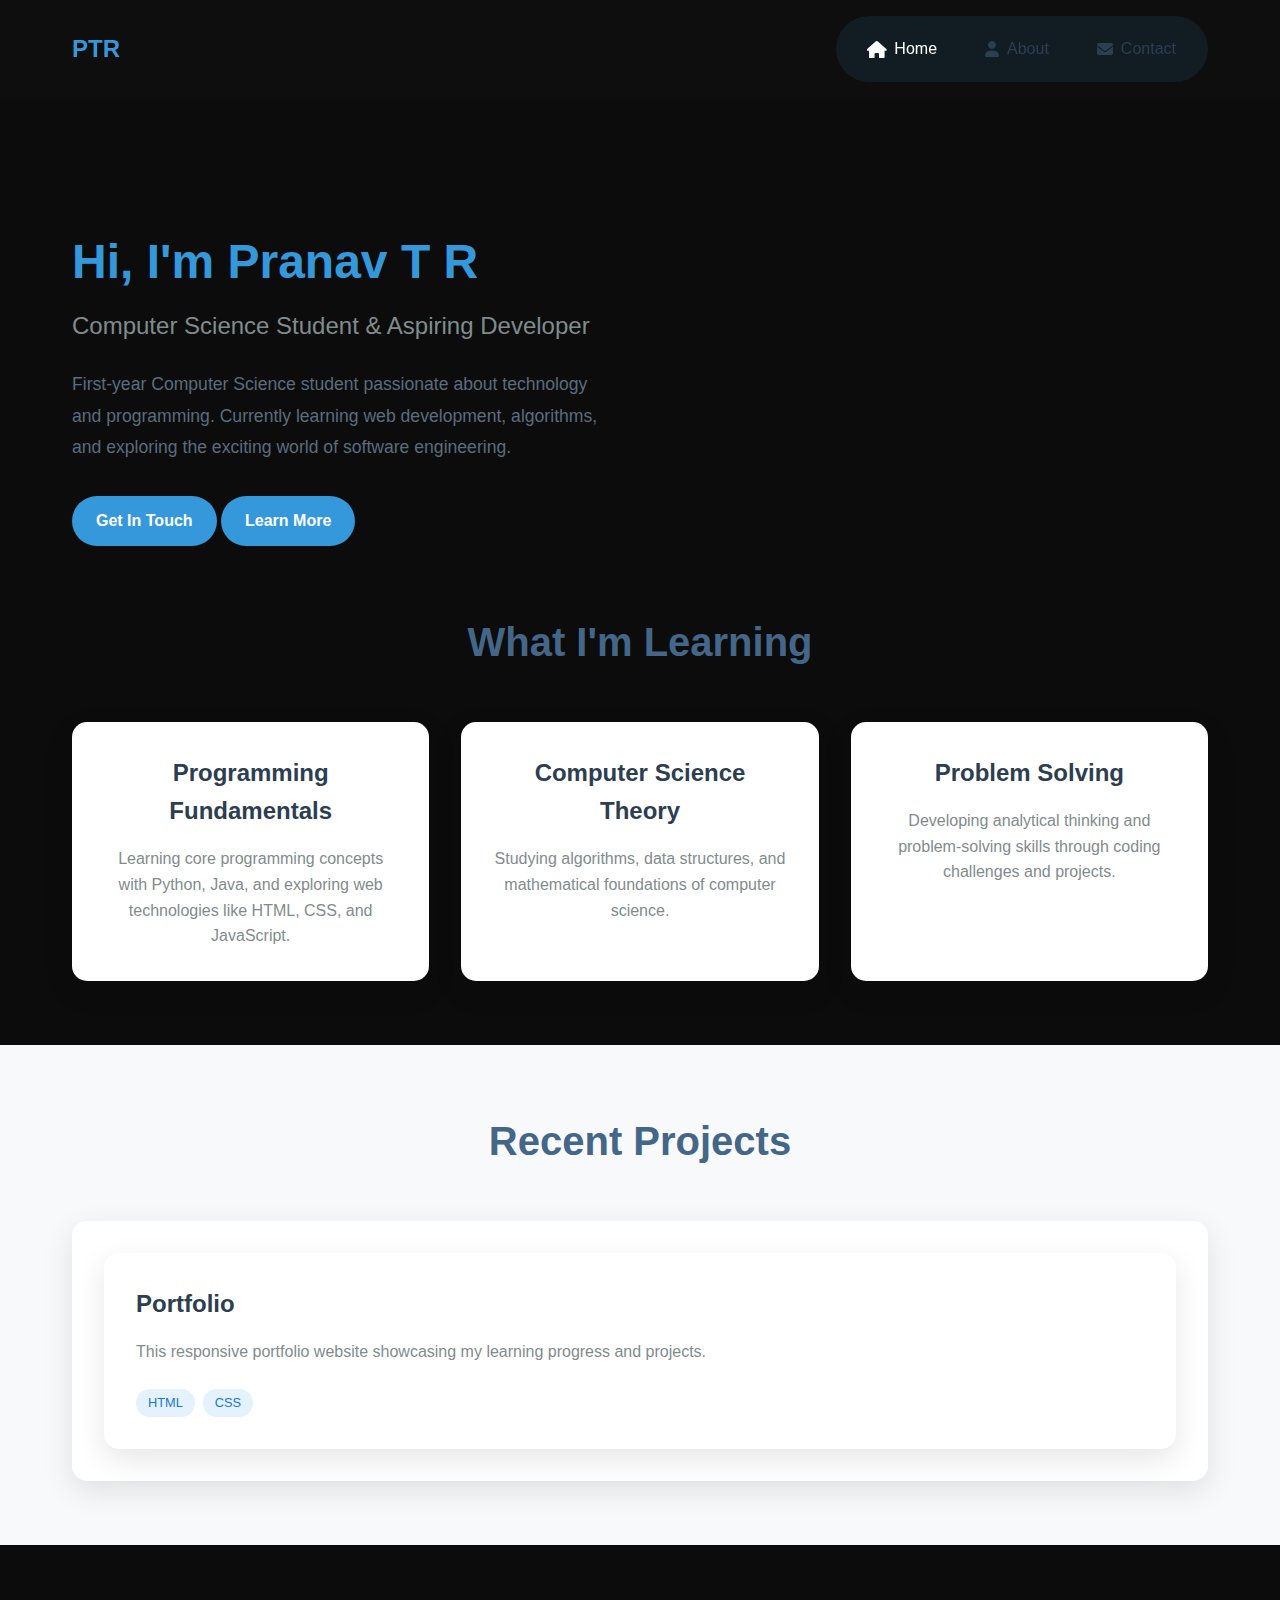
<file: index1.html>
<!DOCTYPE html>
<html lang="en">
<head>
    <meta charset="UTF-8">
    <meta name="viewport" content="width=device-width, initial-scale=1.0">
    <title>Pranav T R - Student Portfolio</title>
    <link rel="stylesheet" href="styles.css">
    <link rel="stylesheet" href="https://cdnjs.cloudflare.com/ajax/libs/font-awesome/6.0.0/css/all.min.css">
    
</head>
<body>
    <nav class="navbar">
        <div class="nav-container">
            <div class="nav-logo">
                <a href="index.html">PTR</a>
            </div>
            <ul class="nav-menu">
                <div class="nav-hover-effect"></div>
                <li class="nav-item">
                    <a href="index.html" class="nav-link active">
                        <i class="fas fa-home"></i>
                        <span>Home</span>
                    </a>
                </li>
                <li class="nav-item">
                    <a href="about.html" class="nav-link">
                        <i class="fas fa-user"></i>
                        <span>About</span>
                    </a>
                </li>
                <li class="nav-item">
                    <a href="contact.html" class="nav-link">
                        <i class="fas fa-envelope"></i>
                        <span>Contact</span>
                    </a>
                </li>
                
            </ul>
        
        </div>
    </nav>

    <main>
        <section class="main-bkg" style="margin-top: 105px;margin-bottom: 43px;">
            <div class="hero-container">
                <div class="hero-content">
                    <h1 class="hero-title">
                        <span class="highlight">Hi, I'm Pranav T R</span>
                    </h1>
                    <p class="hero-subtitle">
                        Computer Science Student &amp; Aspiring Developer
                    </p>
                    <p class="hero-description">
                        First-year Computer Science student passionate about technology and programming. 
                        Currently learning web development, algorithms, and exploring the exciting world of software engineering.
                    </p>
                    <div class="hero-buttons">
                        <a href="contact.html" class="btn">Get In Touch</a>
                        <a href="about.html" class="btn">Learn More</a>
                    </div>
                </div>
                
                </div>
            </div>
        

        <section class="skills">
            <div class="container">
                <h2 class="section-title">What I'm Learning</h2>
                <div class="skills-grid">
                    <div class="skill-card">
                        <div class="skill-icon"></div>
                        <h3>Programming Fundamentals</h3>
                        <p>Learning core programming concepts with Python, Java, and exploring web technologies like HTML, CSS, and JavaScript.</p>
                    </div>
                    <div class="skill-card">
                        <div class="skill-icon"></div>
                        <h3>Computer Science Theory</h3>
                        <p>Studying algorithms, data structures, and mathematical foundations of computer science.</p>
                    </div>
                    <div class="skill-card">
                        <div class="skill-icon"></div>
                        <h3>Problem Solving</h3>
                        <p>Developing analytical thinking and problem-solving skills through coding challenges and projects.</p>
                    </div>
                </div>
            </div>
        </section>

        <section class="projects">
            <div class="container">
                <h2 class="section-title">Recent Projects</h2>
                <div class="projects-grid">
                    <div class="project-card">
                    
                    <div class="project-card">
                        <h3>Portfolio</h3>
                        <p>This responsive portfolio website showcasing my learning progress and projects.</p>
                        <div class="project-tech">
                            <span class="tech-tag">HTML</span>
                            <span class="tech-tag">CSS</span>
                        </div>
                    </div>
                </div>
            </div>
        </section>

        
    </main>

    

    
</body>
</html>
</file>
<file: styles.css>
/* Reset and base styles */
* {
    margin: 0;
    padding: 0;
    box-sizing: border-box;
}

body {
    font-family: -apple-system, BlinkMacSystemFont, 'Segoe UI', Roboto, Oxygen, Ubuntu, Cantarell, sans-serif;
    line-height: 1.6;
    color: #2c3e50;
    background-color: #0c0c0c;
}

/* Container */
.container {
    max-width: 1200px;
    margin: 0 auto;
    padding: 0 2rem;
}

/* Navigation */
.navbar {
    background-color: rgba(15, 15, 15, 0.95);
    backdrop-filter: blur(10px);
    position: fixed;
    top: 0;
    width: 100%;
    z-index: 1000;
    border-bottom: 1px solid rgba(0, 0, 0, 0.1);
}

.nav-container {
    display: flex;
    justify-content: space-between;
    align-items: center;
    padding: 1rem 2rem;
    max-width: 1200px;
    margin: 0 auto;
}

.nav-logo a {
    font-size: 1.5rem;
    font-weight: 700;
    color: #3498db;
    text-decoration: none;
    transition: color 0.3s ease;
}

.nav-logo a:hover {
    color: #2980b9;
}

.nav-menu {
    display: flex;
    list-style: none;
    gap: 0;
    position: relative;
    padding: 0.5rem;
    background-color: rgba(52, 152, 219, 0.1);
    border-radius: 50px;
    backdrop-filter: blur(10px);
}

.nav-hover-effect {
    position: absolute;
    top: 0.5rem;
    bottom: 0.5rem;
    background: linear-gradient(135deg, #3498db, #2980b9);
    border-radius: 25px;
    transition: all 0.3s cubic-bezier(0.4, 0, 0.2, 1);
    opacity: 0;
    z-index: 1;
    box-shadow: 0 4px 15px rgba(52, 152, 219, 0.3);
}

.nav-item {
    position: relative;
    z-index: 2;
}

.nav-link {
    display: flex;
    align-items: center;
    gap: 0.5rem;
    text-decoration: none;
    color: #2c3e50;
    font-weight: 500;
    padding: 0.75rem 1.5rem;
    border-radius: 25px;
    transition: all 0.3s ease;
    position: relative;
    white-space: nowrap;
}

.nav-link i {
    font-size: 1rem;
    transition: transform 0.3s ease;
}

.nav-link:hover {
    color: white;
    transform: translateY(-1px);
}

.nav-link:hover i {
    transform: scale(1.1);
}

.nav-link.active {
    color: white;
}

.nav-link.active i {
    transform: scale(1.1);
}


.bar {
    width: 25px;
    height: 3px;
    background-color: #2c3e50;
    margin: 3px 0;
    transition: 0.3s;
}
@media (max-width: 768px) {
    .nav-menu {
        position: fixed;
        left: -100%;
        top: 70px;
        flex-direction: column;
        background-color: white;
        width: 100%;
        text-align: center;
        transition: 0.3s;
        box-shadow: 0 10px 27px rgba(0, 0, 0, 0.05);
        padding: 2rem 0;
        border-radius: 0;
        backdrop-filter: none;
    }

    .nav-menu.active {
        left: 0;
    }

    .nav-hover-effect {
        display: none;
    }

    

    .hero-container {
        grid-template-columns: 1fr;
        gap: 10rem;
        text-align: center;
    }

    

    
    

   
}



    


/* Buttons */
.btn {
    display: inline-block;
    padding: 0.75rem 1.5rem;
    border-radius: 50px;
    text-decoration: none;
    font-weight: 600;
    transition: all 0.3s ease;
    border: none;
    cursor: pointer;
    font-size: 1rem;
    background-color: #3498db;
    color: white;
}




.btn:hover {
    background-color: #2980b9;
    transform: translateY(-5px);
    
}





/* Hero Section */
.main-bkg {
    padding: 8rem 0 4rem;
    background:#0c0c0c
    margin-top: 105px;
    margin-bottom: 30px;
}

.hero-container {
    display: grid;
    grid-template-columns: 1fr 1fr;
    gap: 4rem;
    align-items: center;
    max-width: 1200px;
    margin: 0 auto;
    padding: 0 2rem;
}

.hero-title {
    font-size: 3rem;
    font-weight: 700;
    line-height: 1.2;
    margin-bottom: 1rem;
    margin-right:-26px;
    }

.highlight {
    color: #3498db;

}

.hero-subtitle {
    font-size: 1.5rem;
    color: #7f8c8d;
    margin-bottom: 1.5rem;
    font-weight: 500;
}

.hero-description {
    font-size: 1.1rem;
    line-height: 1.8;
    margin-bottom: 2rem;
    color: #5a6c7d;
}




/* Page Header */
.page-header {
    padding: 8rem 0 4rem;
    background: linear-gradient(135deg, #f8f9fa 0%, #e9ecef 100%);
    text-align: center;
}

.page-title {
    font-size: 3rem;
    font-weight: 700;
    margin-bottom: 1rem;
    color: #2c3e50;
}

.page-subtitle {
    font-size: 1.2rem;
    color: #7f8c8d;
}

/* Section Title */
.section-title {
    font-size: 2.5rem;
    font-weight: 700;
    text-align: center;
    margin-bottom: 3rem;
    color: #468;
}

/* Skills Section */
.skills {
    padding: 4rem 0;
    background-color:070f2f7a

}

.skills-grid {
    display: grid;
    grid-template-columns: repeat(auto-fit, minmax(300px, 1fr));
    gap: 2rem;
}

.skill-card {
    background-color: white;
    padding: 2rem;
    border-radius: 15px;
    text-align: center;
    box-shadow: 0 10px 30px rgba(0, 0, 0, 0.1);
    transition: transform 0.3s ease, box-shadow 0.3s ease;
}

.skill-card:hover {
    transform: translateY(-10px);
    box-shadow: 0 20px 40px rgba(0, 0, 0, 0.15);
}



.skill-card h3 {
    font-size: 1.5rem;
    margin-bottom: 1rem;
    color: #2c3e50;
}

.skill-card p {
    color: #7f8c8d;
    line-height: 1.6;
}

/* Projects Section */
.projects {
    padding: 4rem 0;
    background-color: #f8f9fa;
}

.projects-grid {
    display: grid;
    grid-template-columns: repeat(auto-fit, minmax(300px, 1fr));
    gap: 2rem;
}

.project-card {
    background-color: white;
    padding: 2rem;
    border-radius: 15px;
    box-shadow: 0 10px 30px rgba(0, 0, 0, 0.1);
    transition: transform 3s ease, 
}

.project-card:hover {
    transform: translateY(-5px);
    box-shadow: 0 20px 40px rgba(0, 0, 0, 0.15);
}

.project-card h3 {
    font-size: 1.5rem;
    margin-bottom: 1rem;
    color: #2c3e50;
}

.project-card p {
    color: #7f8c8d;
    line-height: 1.6;
    margin-bottom: 1.5rem;
}

.project-tech {
    display: flex;
    flex-wrap: wrap;
    gap: 0.5rem;
}

.tech-tag {
    background-color: #e3f2fd;
    color: #1976d2;
    padding: 0.25rem 0.75rem;
    border-radius: 15px;
    font-size: 0.8rem;
    font-weight: 500;
}

/* About Content */
.about-content {
    padding: 4rem 0;
    background-color: white;
}

.about-grid {
    display: grid;
    grid-template-columns: 2fr 1fr;
    gap: 4rem;
    align-items: center;
}

.about-text h2 {
    font-size: 2rem;
    margin-bottom: 1.5rem;
    color: #2c3e50;
}

.about-text p {
    margin-bottom: 1.5rem;
    color: #5a6c7d;
    line-height: 1.8;
}

/* Education Section */
.education {
    padding: 4rem 0;
    background-color: #f8f9fa;
}

.timeline {
    max-width: 800px;
    margin: 0 auto;
    position: relative;
}

.timeline::before {
    content: '';
    position: absolute;
    left: 2rem;
    top: 0;
    bottom: 0;
    width: 2px;
    background-color: #111111;
}

.timeline-item {
    position: relative;
    padding-left: 4rem;
    margin-bottom: 3rem;
}

.timeline-marker {
    position: absolute;
    left: 1.25rem;
    top: 0.5rem;
    width: 1.5rem;
    height: 1.5rem;
    background-color: #0f0f0f;
    border-radius: 50%;
    border: 3px solid rgb(7, 7, 7);
}

.timeline-content h3 {
    font-size: 1.5rem;
    color: #2c3e50;
    margin-bottom: 0.5rem;
}

.place {
    font-weight: 600;
    color: #3498db;
    margin-bottom: 0.25rem;
}

.period {
    color: #7f8c8d;
    font-size: 0.9rem;
    margin-bottom: 1rem;
}

/* Courses Section */
.courses {
    padding: 4rem 0;
    background-color: white;
}

.courses-grid {
    display: grid;
    grid-template-columns: repeat(auto-fit, minmax(280px, 1fr));
    gap: 2rem;
}

.course-card {
    background-color: #f8f9fa;
    padding: 2rem;
    border-radius: 15px;
    border-left: 4px solid #3498db;
    transition: transform 0.3s ease;
}

.course-card:hover {
    transform: translateX(10px);
}

.course-card h3 {
    font-size: 1.3rem;
    margin-bottom: 1rem;
    color: #2c3e50;
}

.course-card p {
    color: #7f8c8d;
    line-height: 1.6;
}



/* Technologies Section */
.technologies {
    padding: 4rem 0;
    background-color: white;
}

.tech-grid {
    display: grid;
    grid-template-columns: repeat(auto-fit, minmax(300px, 1fr));
    gap: 2rem;
}

.tech-category h3 {
    font-size: 1.5rem;
    margin-bottom: 1rem;
    color: #2c3e50;
}

.tech-list {
    display: flex;
    flex-wrap: wrap;
    gap: 0.5rem;
}

.tech-item {
    background-color: #f8f9fa;
    color: #2c3e50;
    padding: 0.5rem 1rem;
    border-radius: 25px;
    font-size: 0.9rem;
    font-weight: 500;
    border: 1px solid #e9ecef;
    transition: all 0.3s ease;
}

.tech-item:hover {
    background-color: #3498db;
    color: white;
    transform: translateY(-2px);
}

/* Contact Content */
.contact-content {
    padding: 4rem 0;
    background-color: white;
}

.contact-grid {
    display: grid;
    grid-template-columns: 1fr 1fr;
    gap: 4rem;
}

.contact-info h2 {
    font-size: 2rem;
    margin-bottom: 1.5rem;
    color: #2c3e50;
}

.contact-info p {
    margin-bottom: 2rem;
    color: #5a6c7d;
    line-height: 1.8;
}

.contact-methods {
    margin-bottom: 3rem;
}

.contact-method {
    display: flex;
    align-items: center;
    gap: 1rem;
    margin-bottom: 1.5rem;
    padding: 1rem;
    background-color: #f8f9fa;
    border-radius: 10px;
    transition: transform 0.3s ease;
}

.contact-method:hover {
    transform: translateX(10px);
}

.contact-icon {
    font-size: 1.5rem;
    width: 50px;
    height: 50px;
    display: flex;
    align-items: center;
    justify-content: center;
    background-color: #3498db;
    border-radius: 50%;
}

.contact-details h3 {
    font-size: 1.1rem;
    color: #2c3e50;
    margin-bottom: 0.25rem;
}

.contact-details p {
    color: #7f8c8d;
    margin: 0;
}

.social-links h3 {
    margin-bottom: 1rem;
    color: #2c3e50;
}

.social-grid {
    display: grid;
    grid-template-columns: repeat(2, 1fr);
    gap: 0.5rem;
}

.social-link {
    text-decoration: none;
    color: #3498db;
    padding: 0.5rem 1rem;
    border: 1px solid #3498db;
    border-radius: 25px;
    text-align: center;
    transition: all 0.3s ease;
    font-weight: 500;
}

.social-link:hover {
    background-color: #3498db;
    color: white;
    transform: translateY(-2px);
}
</file>
